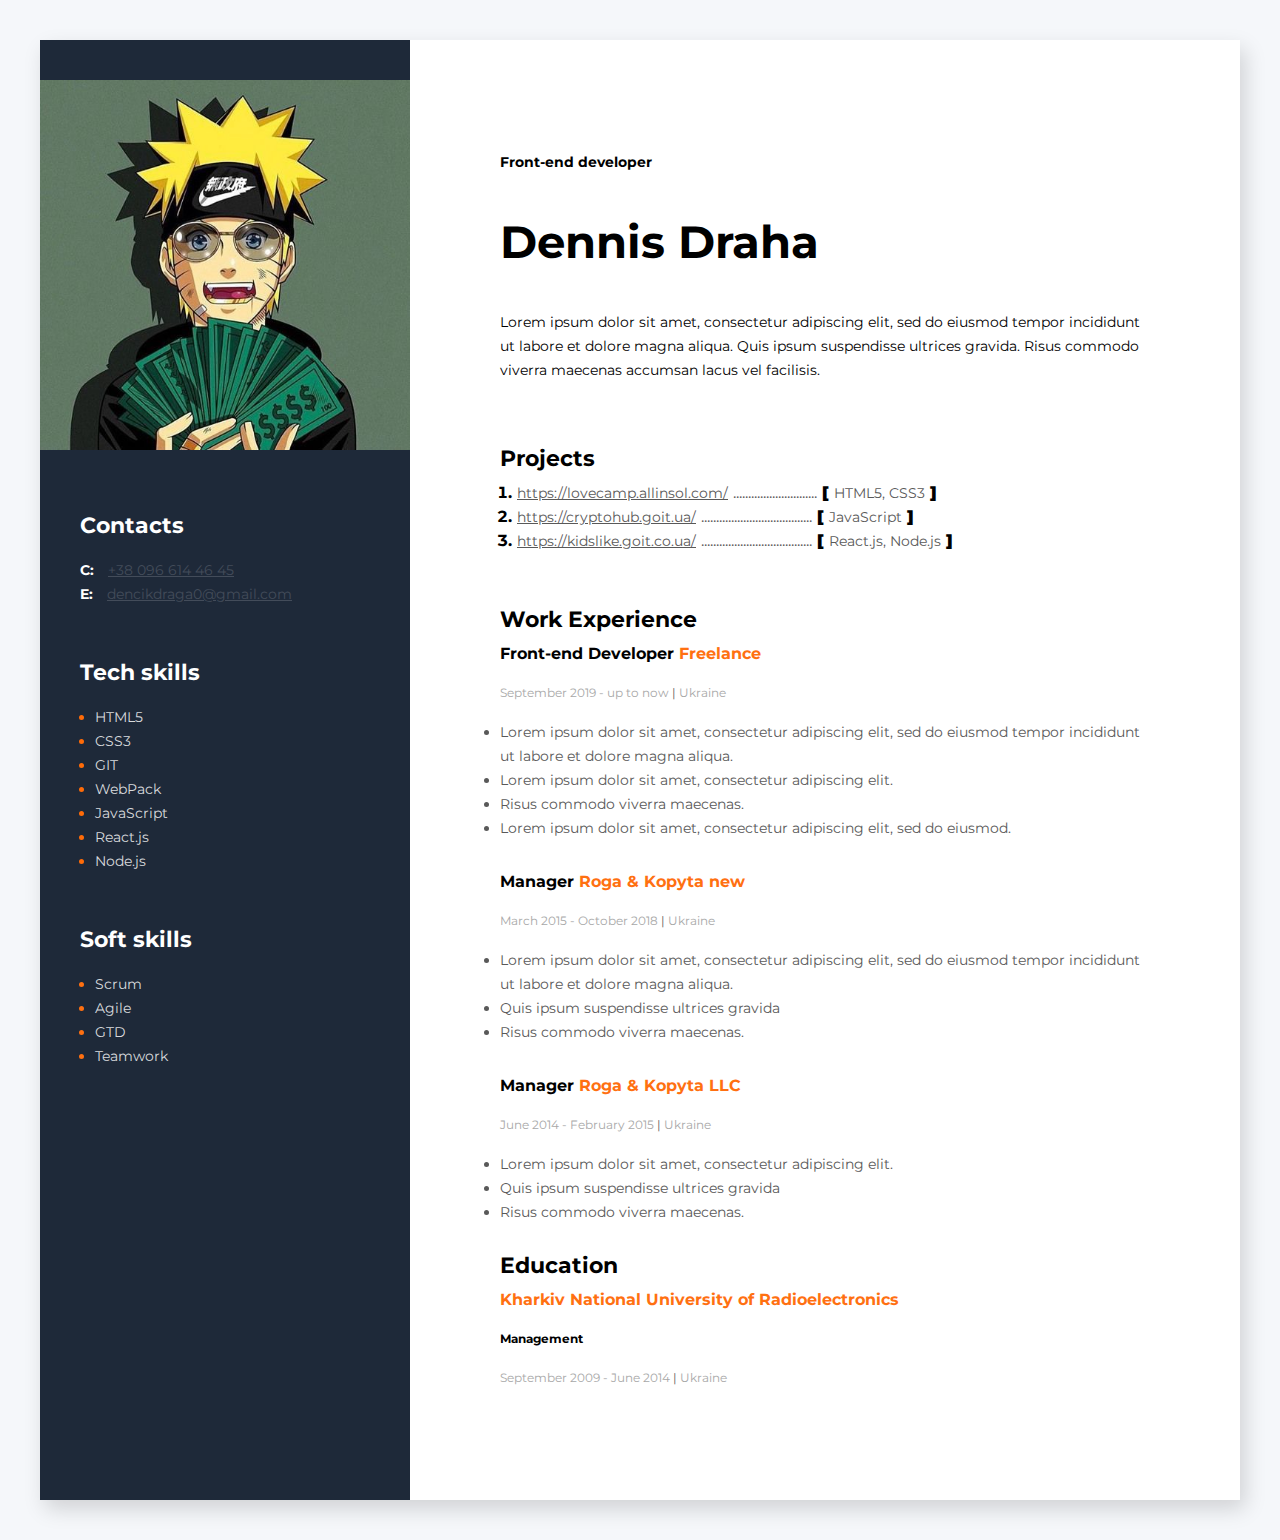
<file: first_project/index.html>
<!DOCTYPE html>
<html lang="en">
<head>
    <meta charset="UTF-8">
    <meta name="viewport" content="width=device-width, initial-scale=1.0">
    <title>My resume</title>
    <link rel="stylesheet" href="./css/style.css">
    <link href="https://fonts.googleapis.com/css2?family=Montserrat:wght@400;700&display=swap" rel="stylesheet">
</head>
<body>
    <!-- main conteiner -->
    <div class="wrapper">
        <aside class="sidebar"> 
            <img class="My-photo" src="./img/fd923280403f2d66ef7eb5d91740b32d.jpg" alt="My photo">

            <div class="Main-conteiner">
            <!-- Contacts conteiner -->
            <div class="contacts-conteiner">
                <h3 class="contacts-title">Contacts</h3>
                <div> <span class="contacts-link-type">C:</span> <a class="contacts-link" href="tel: +380966144645">+38 096 614 46 45</a></div>
                <div> <span class="contacts-link-type">E:</span> <a class="contacts-link" href="mailto:dencikdraga0@gmail.com">dencikdraga0@gmail.com</a> </div>
            </div>

            <!-- Tech skills conteiner -->
            <div class="Tech-skills-conteiner">
                <h3 class="Tech-skills-title"> Tech skills </h3>
                <ul>
                    <li class="Tech-skill-item"> <span class="Tech-skill-text">HTML5</span></li>
                    <li class="Tech-skill-item"> <span class="Tech-skill-text">CSS3</span></li>
                    <li class="Tech-skill-item"> <span class="Tech-skill-text">GIT</span></li>
                    <li class="Tech-skill-item"> <span class="Tech-skill-text">WebPack</span></li>
                    <li class="Tech-skill-item"> <span class="Tech-skill-text">JavaScript</span></li>
                    <li class="Tech-skill-item"> <span class="Tech-skill-text">React.js</span></li>
                    <li class="Tech-skill-item"> <span class="Tech-skill-text">Node.js</span></li>
                </ul>
            </div>

            <!-- Soft skills conteiner -->
            <div class="Soft-skills-conteiner">
                <h3 class="Soft-skills-title"> Soft skills </h3>
                <ul>
                    <li class="Soft-skill-item"> <span class="Soft-skill-text">Scrum</span></li>
                    <li class="Soft-skill-item"> <span class="Soft-skill-text">Agile</span></li>
                    <li class="Soft-skill-item"> <span class="Soft-skill-text">GTD</span></li>
                    <li class="Soft-skill-item"> <span class="Soft-skill-text">Teamwork</span></li>
                </ul>
            </div>
            </div>

        </aside>


        <!-- about me conteiner -->
        <div class="about-me-conteiner">
            <!-- about me main info -->
            <div class="info-conteiner">
                <h2 class="profession">Front-end developer</h2>
                <h1 class="name">Dennis Draha</h1>
                <p class="description">Lorem ipsum dolor sit amet, consectetur adipiscing elit, sed do eiusmod tempor incididunt ut labore et dolore magna aliqua. Quis ipsum suspendisse ultrices gravida. Risus commodo viverra maecenas accumsan lacus vel facilisis.</p>
            </div>

            <!-- projects conteiner --> 
            <div class="project-conteiner">
               <h3 class="about-me-title">Projects</h3>
               <ol>
                   <li class="project-item">
                       <a class="project-link" href="https://lovecamp.allinsol.com/">https://lovecamp.allinsol.com/</a>
                       <span class="dots">............................</span>
                       <span><b>[</b> <span class="tech-name">HTML5, CSS3</span> <b>]</b></span>
                   </li>
                   <li class="project-item">
                        <a class="project-link" href="https://cryptohub.goit.ua/">https://cryptohub.goit.ua/</a>
                        <span class="dots">.....................................</span>
                        <span><b>[</b> <span class="tech-name">JavaScript</span> <b>]</b></span>
                    </li>
                    <li class="project-item">
                        <a class="project-link" href="https://kidslike.goit.co.ua/">https://kidslike.goit.co.ua/</a>
                        <span class="dots">.....................................</span>
                        <span><b>[</b> <span class="tech-name">React.js, Node.js</span> <b>]</b></span>
                    </li>
                            
                </ol>
            </div>

            <!-- work experience -->
            <div>
                <h3 class="about-me-title">Work Experience</h3>

                <!-- company 1 conteiner -->
                <div>
                    <h4 class="profession-title">Front-end Developer <span class="profession-company">Freelance</span></h4>
                    <span class="profession-time">September 2019 - up to now <span class="dots">|</span> Ukraine</span> 

                    <ul class="profession-duties">
                        <li class="profession-duties-item">Lorem ipsum dolor sit amet, consectetur adipiscing elit, sed do eiusmod tempor incididunt ut labore et dolore magna aliqua.</li>
                        <li class="profession-duties-item">Lorem ipsum dolor sit amet, consectetur adipiscing elit.</li>
                        <li class="profession-duties-item">Risus commodo viverra maecenas.</li>
                        <li class="profession-duties-item">Lorem ipsum dolor sit amet, consectetur adipiscing elit, sed do eiusmod.</li>

                    </ul>
                </div>

                <!-- company 2 conteiner -->
                <div>
                    <h4 class="profession-title">Manager <span class="profession-company">Roga & Kopyta new</span></h4>
                    <span class="profession-time">March 2015 - October 2018 <span class="dots">|</span> Ukraine</span>
                
                    <ul class="profession-duties">
                        <li class="profession-duties-item">Lorem ipsum dolor sit amet, consectetur adipiscing elit, sed do eiusmod tempor incididunt ut labore et
                            dolore magna aliqua.</li>
                        <li class="profession-duties-item">Quis ipsum suspendisse ultrices gravida</li>
                        <li class="profession-duties-item">Risus commodo viverra maecenas.</li>
                
                    </ul>
                </div>
                
                <!-- company 3 conteiner -->
                <div>
                    <h4 class="profession-title">Manager <span class="profession-company">Roga & Kopyta LLC</span></h4>
                    <span class="profession-time">June 2014 - February 2015 <span class="dots">|</span> Ukraine</span>
                
                    <ul class="profession-duties">
                        <li class="profession-duties-item">Lorem ipsum dolor sit amet, consectetur adipiscing elit.</li>
                        <li class="profession-duties-item">Quis ipsum suspendisse ultrices gravida</li>
                        <li class="profession-duties-item">Risus commodo viverra maecenas.</li>
                
                    </ul>
                </div>

                <!-- Education -->
                <div>
                    <h3 class="about-me-title">Education</h3>
                    <p class="profession-company">Kharkiv National University of Radioelectronics</p>
                    <p class="management">Management</p>
                    <span class="profession-time">September 2009 - June 2014 <span class="dots">|</span> Ukraine</span>

                </div>
            </div>

        </div>
    </div>

</body>
</html>
</file>
<file: first_project/css/style.css>
* {
  padding: 0;
  margin: 0;
  box-sizing: border-box;
}
body {
  font-family: "Montserrat", sans-serif;
  background-color: #f5f7fa;
  padding-left: 20px;
  padding-right: 20px;
  padding-top: 40px;
  padding-bottom: 40px;
}
.wrapper {
  background-color: #ffffff;
  display: flex;
  max-width: 1200px;
  margin: 0 auto;
  box-shadow: 5px 9px 20px rgba(0, 0, 0, 0.15);
}
.sidebar {
  background-color: #1e2939;
  width: 370px;
  padding-top: 40px;
  padding-bottom: 40px;
}
.My-photo {
  width: 370px;
}
.about-me-conteiner {
  padding-left: 90px;
  padding-right: 90px;
  padding-top: 110px;
  padding-bottom: 110px;
}
.contacts-conteiner {
  margin-top: 60px;
  margin-left: 40px;
  margin-right: 40px;
}
.contacts-title {
  font-size: 22px;
  font-weight: 700;
  line-height: 24px;
  color: #fff;
  margin-bottom: 20px;
}
.contacts-link {
  font-size: 14px;
  font-weight: 400;
  line-height: 24px;
  color: #434c5a;
}
.contacts-link-type {
  font-size: 14px;
  font-weight: 700;
  line-height: 24px;
  color: #fff;
  margin-right: 10px;
}
.Tech-skills-title {
  font-size: 22px;
  font-weight: 700;
  line-height: 24px;
  margin-bottom: 20px;
  color: #fff;
}
.Tech-skills-conteiner {
  margin-left: 40px;
  margin-right: 40px;
  margin-top: 55px;
}
.Tech-skill-item {
  font-size: 14px;
  font-weight: 400;
  line-height: 24px;
  color: #ff6b08;
  margin-left: 15px;
}
.Tech-skill-text {
  color: #d8dadd;
}
.Soft-skills-conteiner {
  margin-left: 40px;
  margin-right: 40px;
  margin-top: 55px;
}
.Soft-skills-title {
  font-size: 22px;
  font-weight: 700;
  line-height: 24px;
  margin-bottom: 20px;
  color: #fff;
}
.Soft-skill-item {
  font-size: 14px;
  font-weight: 400;
  line-height: 24px;
  color: #ff7011;
  margin-left: 15px;
}
.Soft-skill-text {
  color: #d8dadd;
}
.profession {
  font-size: 14px;
  font-weight: 700;
  line-height: 24px;
  margin-bottom: 23px;
}
.name {
  font-size: 45px;
  font-weight: 700;
  line-height: 89px;
}
.description {
  font-size: 14px;
  font-weight: 400;
  line-height: 24px;
  margin-top: 24px;
}
.info-conteiner {
  margin-bottom: 65px;
}
.about-me-title {
  font-size: 22px;
  font-weight: 700;
  line-height: 24px;
  margin-bottom: 10px;
}
.project-link {
  font-size: 14px;
  font-weight: 400;
  line-height: 24px;
  color: #595959;
}
.tech-name {
  font-size: 14px;
  font-weight: 400;
  line-height: 24px;
  color: #595959;
}
.dots {
  color: #595959;
  font-weight: 400;
}
.project-item {
  font-weight: 700;
  margin-left: 17px;
}
.project-conteiner {
  margin-bottom: 55px;
}
.profession-title {
  font-size: 16px;
  font-weight: 700;
  line-height: 24px;
  margin-top: 10px;
  margin-bottom: 15px;
}
.profession-company {
  color: #ff7011;
  font-size: 16px;
  font-weight: 700;
  line-height: 24px;
}
.profession-time {
  font-size: 12px;
  font-weight: 400;
  line-height: 24px;
  color: #a8a8a8;
  margin-bottom: 15px;
}
.profession-duties {
  margin-top: 15px;
  margin-bottom: 30px;
}
.profession-duties-item {
  color: #595959;
  font-size: 14px;
  font-weight: 400;
  line-height: 24px;
}
.management {
  font-size: 12px;
  font-weight: 700;
  line-height: 24px;
  margin-top: 15px;
  margin-bottom: 15px;
}
</file>
